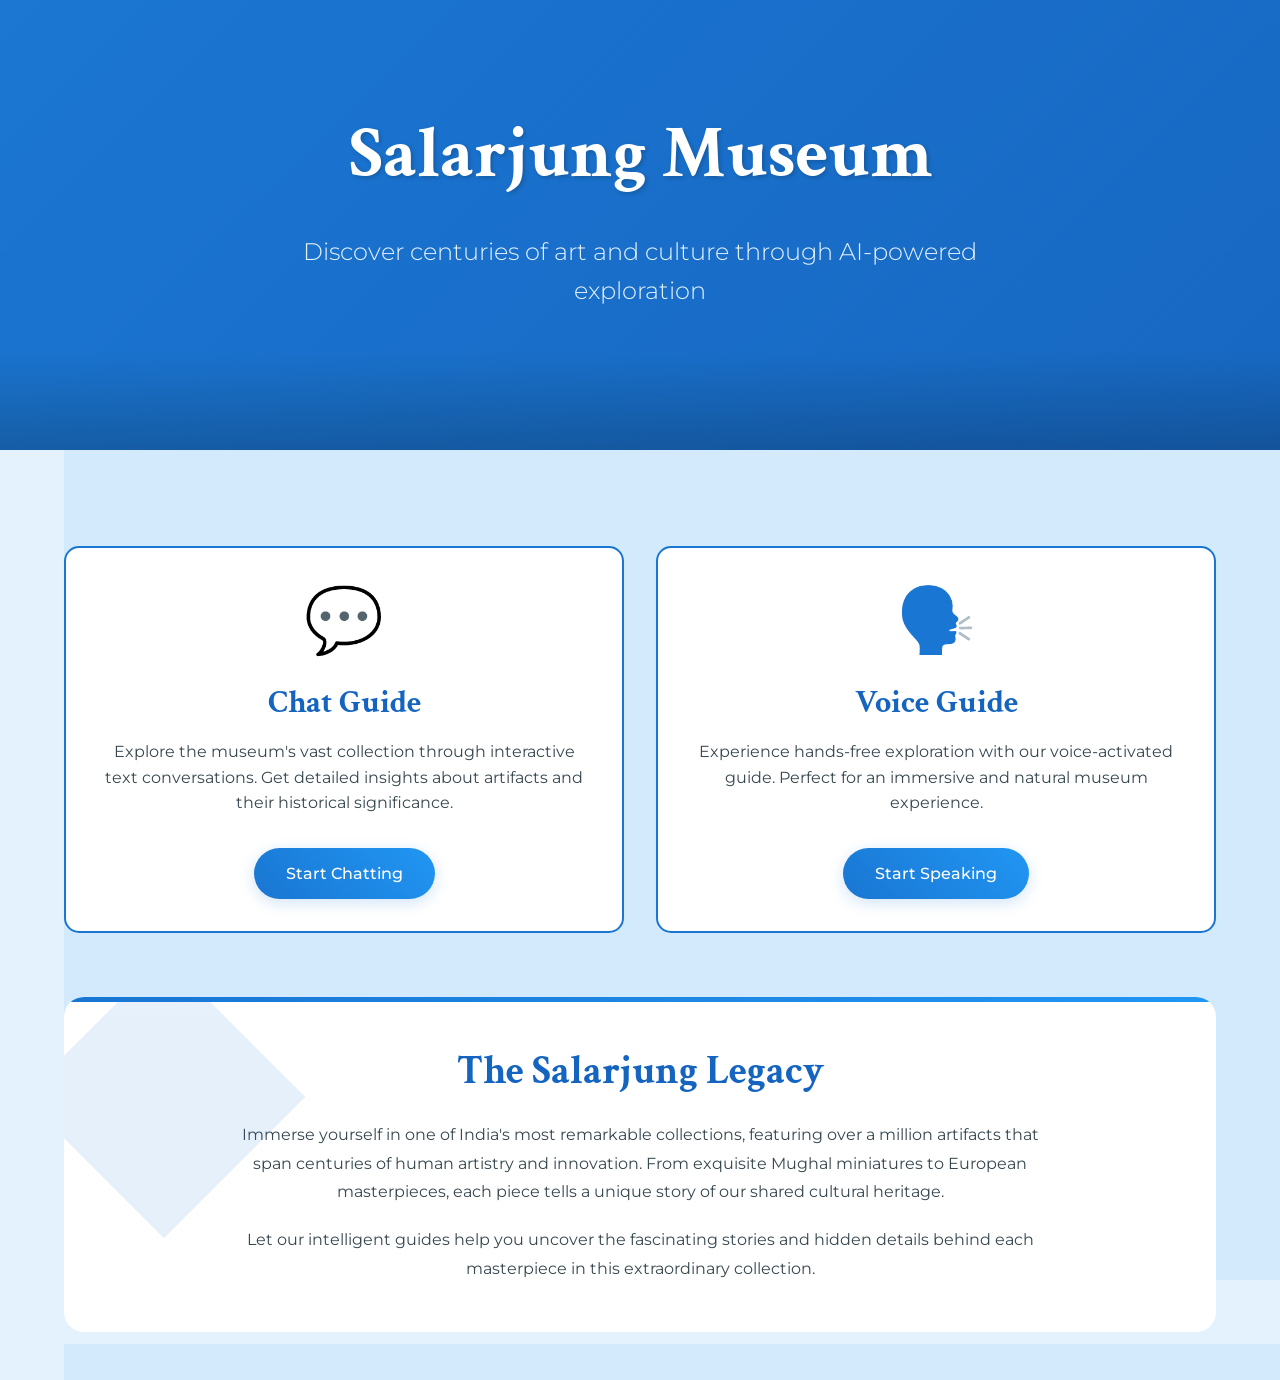
<file: museum-guide/templates/index.html>
<!DOCTYPE html>
<html lang="en">
<head>
    <meta charset="UTF-8">
    <meta name="viewport" content="width=device-width, initial-scale=1.0">
    <title>Salarjung Museum Guide</title>
    <link href="https://fonts.googleapis.com/css2?family=Crimson+Text:wght@400;600;700&family=Montserrat:wght@300;400;500;600&display=swap" rel="stylesheet">
    <style>
        * {
            margin: 0;
            padding: 0;
            box-sizing: border-box;
        }

        body {
            font-family: 'Montserrat', sans-serif;
            background: #E3F2FD;  /* Light blue background */
            color: #1A237E;      /* Dark blue text */
        }

        .main-container {
            min-height: 100vh;
            background: url('data:image/svg+xml,<svg xmlns="http://www.w3.org/2000/svg" viewBox="0 0 100 100"><rect fill="%23E3F2FD" width="100" height="100"/><path fill="%23BBDEFB" fill-opacity="0.4" d="M0 0h100v100H0z" transform="translate(5 5)"/></svg>') repeat;
        }

        .header {
            background: linear-gradient(135deg, #1976D2, #1565C0);  /* Blue gradient */
            padding: 4rem 1.5rem;
            text-align: center;
            position: relative;
            overflow: hidden;
            min-height: 50vh;
            display: flex;
            flex-direction: column;
            justify-content: center;
            align-items: center;
        }

        .header::after {
            content: '';
            position: absolute;
            top: 0;
            left: 0;
            right: 0;
            bottom: 0;
            background: url('data:image/svg+xml,<svg xmlns="http://www.w3.org/2000/svg" viewBox="0 0 100 100"><path fill="%23ffffff" fill-opacity="0.1" d="M0 0h100v100H0z"/></svg>') repeat;
            opacity: 0.1;
        }

        .header::before {
            content: '';
            position: absolute;
            bottom: 0;
            left: 0;
            right: 0;
            height: 100px;
            background: linear-gradient(transparent, rgba(0,0,0,0.2));
            pointer-events: none;
        }

        .logo-title {
            font-family: 'Crimson Text', serif;
            font-size: 4.5rem;
            color: #FFFFFF;
            text-shadow: 2px 2px 4px rgba(0,0,0,0.2);
            margin-bottom: 2rem;
        }

        .tagline {
            color: #E3F2FD;  /* Light blue text */
            font-size: 1.5rem;
            font-weight: 300;
            margin-bottom: 2rem;
            max-width: 800px;
            line-height: 1.6;
        }

        .content-wrapper {
            max-width: 1200px;
            margin: 0 auto;
            padding: 3rem 1.5rem;
        }

        .services-grid {
            display: grid;
            grid-template-columns: repeat(auto-fit, minmax(300px, 1fr));
            gap: 2rem;
            margin: 3rem 0;
        }

        .service-card {
            background: #FFFFFF;
            border-radius: 15px;
            padding: 2rem;
            text-align: center;
            position: relative;
            transition: transform 0.3s ease;
            border: 2px solid #1976D2;  /* Blue border */
        }

        .service-card:hover {
            transform: translateY(-10px);
        }

        .service-card::before {
            content: '';
            position: absolute;
            top: -2px;
            left: -2px;
            right: -2px;
            bottom: -2px;
            background: linear-gradient(45deg, #1976D2, #2196F3);  /* Blue gradient */
            z-index: -1;
            border-radius: 17px;
            opacity: 0;
            transition: opacity 0.3s ease;
        }

        .service-card:hover::before {
            opacity: 1;
        }

        .service-icon {
            font-size: 4rem;
            margin-bottom: 1.5rem;
        }

        .service-title {
            font-family: 'Crimson Text', serif;
            color: #1565C0;  /* Darker blue */
            font-size: 2rem;
            margin-bottom: 1rem;
        }

        .service-description {
            color: #37474F;  /* Dark gray-blue */
            margin-bottom: 2rem;
            line-height: 1.6;
        }

        .cta-button {
            display: inline-block;
            padding: 1rem 2rem;
            background: linear-gradient(45deg, #1976D2, #2196F3);  /* Blue gradient */
            color: #FFFFFF;
            text-decoration: none;
            border-radius: 50px;
            font-weight: 500;
            transition: all 0.3s ease;
            border: none;
            cursor: pointer;
            box-shadow: 0 4px 15px rgba(25, 118, 210, 0.2);
        }

        .cta-button:hover {
            transform: translateY(-2px);
            box-shadow: 0 6px 20px rgba(25, 118, 210, 0.3);
        }

        .about-section {
            background: #FFFFFF;
            border-radius: 20px;
            padding: 3rem;
            margin-top: 4rem;
            position: relative;
            overflow: hidden;
        }

        .about-section::before {
            content: '';
            position: absolute;
            top: 0;
            left: 0;
            width: 100%;
            height: 5px;
            background: linear-gradient(to right, #1976D2, #2196F3);  /* Blue gradient */
        }

        .about-title {
            font-family: 'Crimson Text', serif;
            color: #1565C0;  /* Darker blue */
            font-size: 2.5rem;
            margin-bottom: 1.5rem;
            text-align: center;
        }

        .about-text {
            color: #37474F;  /* Dark gray-blue */
            line-height: 1.8;
            text-align: center;
            max-width: 800px;
            margin: 0 auto;
        }

        .decorative-pattern {
            position: absolute;
            opacity: 0.1;
        }

        .pattern-1 {
            top: 0;
            left: 0;
            width: 200px;
            height: 200px;
            background: url('data:image/svg+xml,<svg xmlns="http://www.w3.org/2000/svg" viewBox="0 0 100 100"><path fill="%231976D2" d="M0 0h100v100H0z"/></svg>') repeat;
            transform: rotate(45deg);
        }

        @media (max-width: 768px) {
            .header {
                padding: 3rem 1rem;
                min-height: 40vh;
            }
            .logo-title {
                font-size: 3rem;
            }
            .tagline {
                font-size: 1.2rem;
            }
            .services-grid {
                grid-template-columns: 1fr;
            }
            .about-section {
                padding: 2rem;
            }
        }
    </style>
</head>
<body>
    <div class="main-container">
        <header class="header">
            <h1 class="logo-title">Salarjung Museum</h1>
            <p class="tagline">Discover centuries of art and culture through AI-powered exploration</p>
        </header>

        <div class="content-wrapper">
            <div class="services-grid">
                <div class="service-card">
                    <div class="service-icon">💬</div>
                    <h2 class="service-title">Chat Guide</h2>
                    <p class="service-description">Explore the museum's vast collection through interactive text conversations. Get detailed insights about artifacts and their historical significance.</p>
                    <a href="/chat" class="cta-button">Start Chatting</a>
                </div>

                <div class="service-card">
                    <div class="service-icon">🗣️</div>
                    <h2 class="service-title">Voice Guide</h2>
                    <p class="service-description">Experience hands-free exploration with our voice-activated guide. Perfect for an immersive and natural museum experience.</p>
                    <a href="/voice" class="cta-button">Start Speaking</a>
                </div>
            </div>

            <div class="about-section">
                <div class="decorative-pattern pattern-1"></div>
                <h2 class="about-title">The Salarjung Legacy</h2>
                <p class="about-text">Immerse yourself in one of India's most remarkable collections, featuring over a million artifacts that span centuries of human artistry and innovation. From exquisite Mughal miniatures to European masterpieces, each piece tells a unique story of our shared cultural heritage.</p>
                <br>
                <p class="about-text">Let our intelligent guides help you uncover the fascinating stories and hidden details behind each masterpiece in this extraordinary collection.</p>
            </div>
        </div>
    </div>
</body>
</html>
</file>
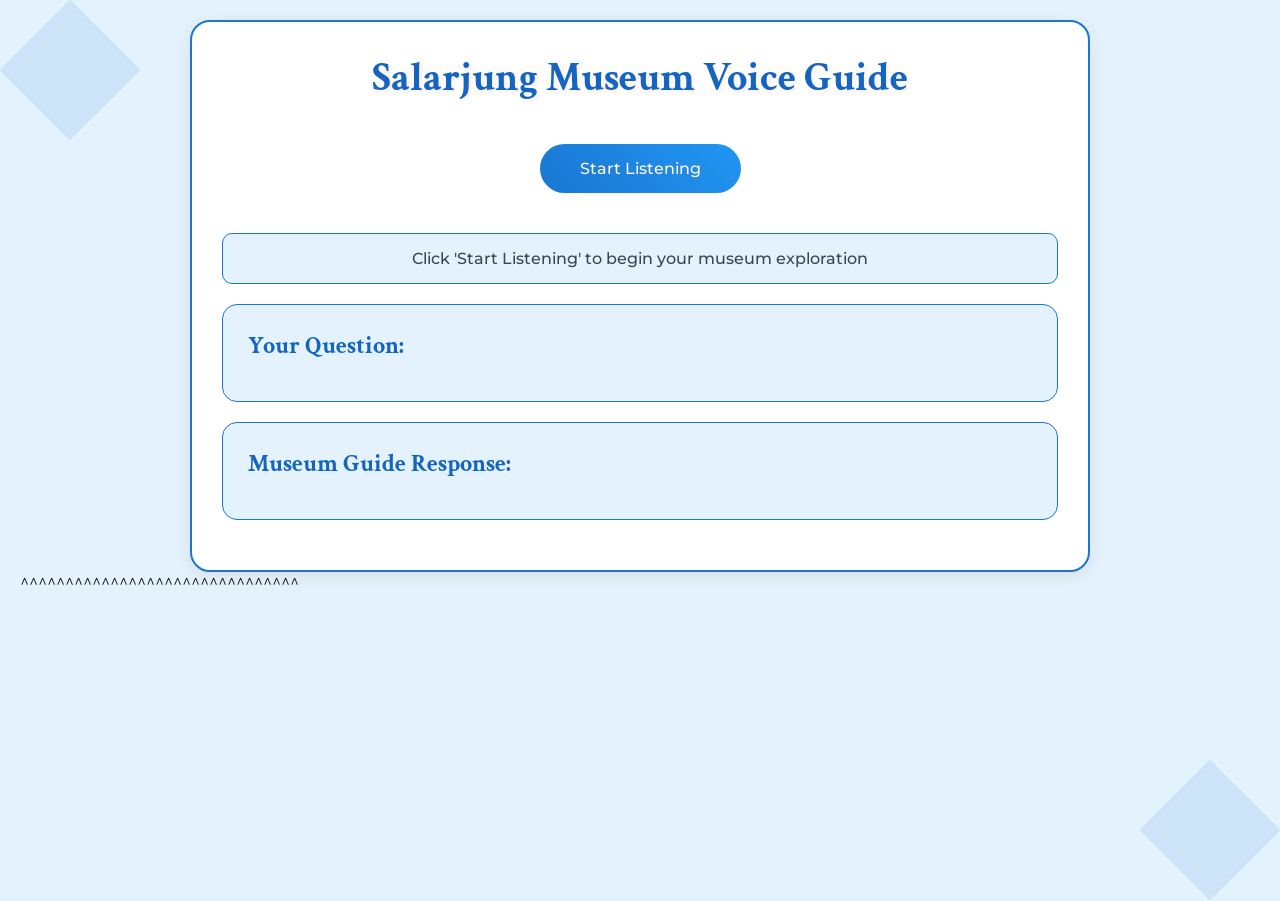
<file: museum-guide/templates/voiceassistant.html>
<!DOCTYPE html>
<html lang="en">
<head>
    <meta charset="UTF-8">
    <meta name="viewport" content="width=device-width, initial-scale=1.0">
    <title>Salarjung Museum Voice Guide</title>
    <link href="https://fonts.googleapis.com/css2?family=Crimson+Text:wght@400;600;700&family=Montserrat:wght@300;400;500;600&display=swap" rel="stylesheet">
    <style>
        * {
            margin: 0;
            padding: 0;
            box-sizing: border-box;
        }

        body {
            font-family: 'Montserrat', sans-serif;
            background: #E3F2FD;
            min-height: 100vh;
            padding: 20px;
        }

        .container {
            max-width: 900px;
            margin: 0 auto;
            background: #FFFFFF;
            padding: 30px;
            border-radius: 20px;
            box-shadow: 0 4px 15px rgba(139, 69, 19, 0.1);
            border: 2px solid #1976D2;
        }

        h1 {
            font-family: 'Crimson Text', serif;
            color: #1565C0;
            text-align: center;
            margin-bottom: 30px;
            font-size: 2.5rem;
            text-shadow: 2px 2px 4px rgba(139, 69, 19, 0.1);
        }

        .voice-controls {
            text-align: center;
            margin: 30px 0;
            position: relative;
        }

        button {
            padding: 15px 40px;
            margin: 10px;
            border: none;
            border-radius: 30px;
            cursor: pointer;
            font-size: 16px;
            font-family: 'Montserrat', sans-serif;
            font-weight: 500;
            transition: all 0.3s ease;
        }

        #startButton {
            background: linear-gradient(45deg, #1976D2, #2196F3);
            color: #FFF5E1;
        }

        #startButton:hover {
            transform: translateY(-2px);
            box-shadow: 0 4px 15px rgba(139, 69, 19, 0.3);
        }

        #stopButton {
            background: #DC3545;
            color: #FFF5E1;
        }

        #stopButton:hover {
            transform: translateY(-2px);
            box-shadow: 0 4px 15px rgba(220, 53, 69, 0.3);
        }

        .status {
            margin: 20px 0;
            padding: 15px;
            border-radius: 10px;
            text-align: center;
            color: #37474F;
            font-weight: 500;
            background: #E3F2FD;
            border: 1px solid #1976D2;
        }

        .transcript, .response {
            margin: 20px 0;
            padding: 25px;
            border-radius: 15px;
            background: #E3F2FD;
            border: 1px solid #1976D2;
        }

        .transcript h3, .response h3 {
            font-family: 'Crimson Text', serif;
            color: #1565C0;
            margin-bottom: 15px;
            font-size: 1.5rem;
        }

        .transcript p, .response p {
            color: #37474F;
            line-height: 1.6;
            font-size: 1.1rem;
        }

        .pulse {
            animation: pulse 1.5s infinite;
        }

        @keyframes pulse {
            0% { transform: scale(1); }
            50% { transform: scale(1.05); }
            100% { transform: scale(1); }
        }

        .decorative-pattern {
            position: absolute;
            width: 100px;
            height: 100px;
            opacity: 0.1;
            background: url('data:image/svg+xml,<svg xmlns="http://www.w3.org/2000/svg" viewBox="0 0 100 100"><path fill="%231976D2" d="M0 0h100v100H0z"/></svg>') repeat;
            z-index: -1;
        }

        .pattern-1 {
            top: 20px;
            left: 20px;
            transform: rotate(45deg);
        }

        .pattern-2 {
            bottom: 20px;
            right: 20px;
            transform: rotate(-45deg);
        }
    </style>
</head>
<body>
    <div class="container">
        <div class="decorative-pattern pattern-1"></div>
        <div class="decorative-pattern pattern-2"></div>
        
        <h1>Salarjung Museum Voice Guide</h1>
        <div class="voice-controls">
            <button id="startButton">Start Listening</button>
            <button id="stopButton" style="display: none;">Stop Listening</button>
        </div>
        <div class="status" id="status">Click 'Start Listening' to begin your museum exploration</div>
        <div class="transcript">
            <h3>Your Question:</h3>
            <p id="transcript"></p>
        </div>
        <div class="response">
            <h3>Museum Guide Response:</h3>
            <p id="response"></p>
        </div>
    </div>

    <script>
        const startButton = document.getElementById('startButton');
        const stopButton = document.getElementById('stopButton');
        const statusDiv = document.getElementById('status');
        const transcriptDiv = document.getElementById('transcript');
        const responseDiv = document.getElementById('response');

        let recognition = new (window.SpeechRecognition || window.webkitSpeechRecognition)();
        recognition.continuous = true;
        recognition.interimResults = true;

        let synth = window.speechSynthesis;

        // Add greeting patterns
        const GREETING_PATTERNS = [
            'hi',
            'hello',
            'hey',
            'greetings',
            'good morning',
            'good afternoon',
            'good evening'
        ];

        function isGreeting(text) {
            return GREETING_PATTERNS.some(pattern => 
                text.toLowerCase().trim() === pattern
            );
        }

        function getGreetingResponse() {
            return {
                response: `Hello! Welcome to the Salarjung Museum AI Guide. I'm here to help you explore our magnificent collection and answer any questions about:
- Museum locations and directions
- Transportation and how to reach us
- Museum facilities and amenities
- Our galleries and exhibitions
- Museum publications and resources
- Scholar facilities and library
- And much more!

What would you like to know about the museum?`
            };
        }

        startButton.addEventListener('click', () => {
            startButton.style.display = 'none';
            stopButton.style.display = 'inline-block';
            statusDiv.textContent = 'Listening...';
            statusDiv.classList.add('pulse');
            recognition.start();
        });

        stopButton.addEventListener('click', () => {
            startButton.style.display = 'inline-block';
            stopButton.style.display = 'none';
            statusDiv.textContent = 'Stopped listening';
            statusDiv.classList.remove('pulse');
            recognition.stop();
            synth.cancel();
            transcriptDiv.textContent = '';
        });

        recognition.onresult = (event) => {
            const currentTranscript = event.results[event.results.length - 1][0].transcript;
            transcriptDiv.textContent = currentTranscript;

            if (event.results[event.results.length - 1].isFinal) {
                // Check if it's a greeting first
                if (isGreeting(currentTranscript)) {
                    const greetingResponse = getGreetingResponse();
                    responseDiv.textContent = greetingResponse.response;
                    speakResponse(greetingResponse.response);
                    statusDiv.textContent = 'Ready for next question';
                } else {
                    askQuestion(currentTranscript);
                }
            }
        };

        recognition.onerror = (event) => {
            console.error('Speech recognition error:', event.error);
            statusDiv.textContent = 'Error: ' + event.error;
        };

        recognition.onend = () => {
            if (stopButton.style.display === 'inline-block') {
                recognition.start();
            }
        };

        function askQuestion(question) {
            statusDiv.textContent = 'Processing your question...';
            
            // Only make API call if it's not a greeting
            if (!isGreeting(question)) {
                fetch('/ask', {
                    method: 'POST',
                    headers: {
                        'Content-Type': 'application/json',
                    },
                    body: JSON.stringify({ question: question })
                })
                .then(response => response.json())
                .then(data => {
                    responseDiv.textContent = data.response;
                    speakResponse(data.response);
                    statusDiv.textContent = 'Ready for next question';
                })
                .catch(error => {
                    console.error('Error:', error);
                    statusDiv.textContent = 'Error processing question';
                });
            }
        }

        function speakResponse(text) {
            synth.cancel();
            
            setTimeout(() => {
                const utterance = new SpeechSynthesisUtterance(text);
                utterance.rate = 1;
                utterance.pitch = 1;
                utterance.volume = 1;

                utterance.onend = () => {
                    statusDiv.textContent = 'Ready for next question';
                };

                utterance.oncancel = () => {
                    statusDiv.textContent = 'Ready for next question';
                };

                synth.speak(utterance);
            }, 100);
        }
    </script>
</body>
</html>                            ^^^^^^^^^^^^^^^^^^^^^^^^^^^^^^^
</file>
